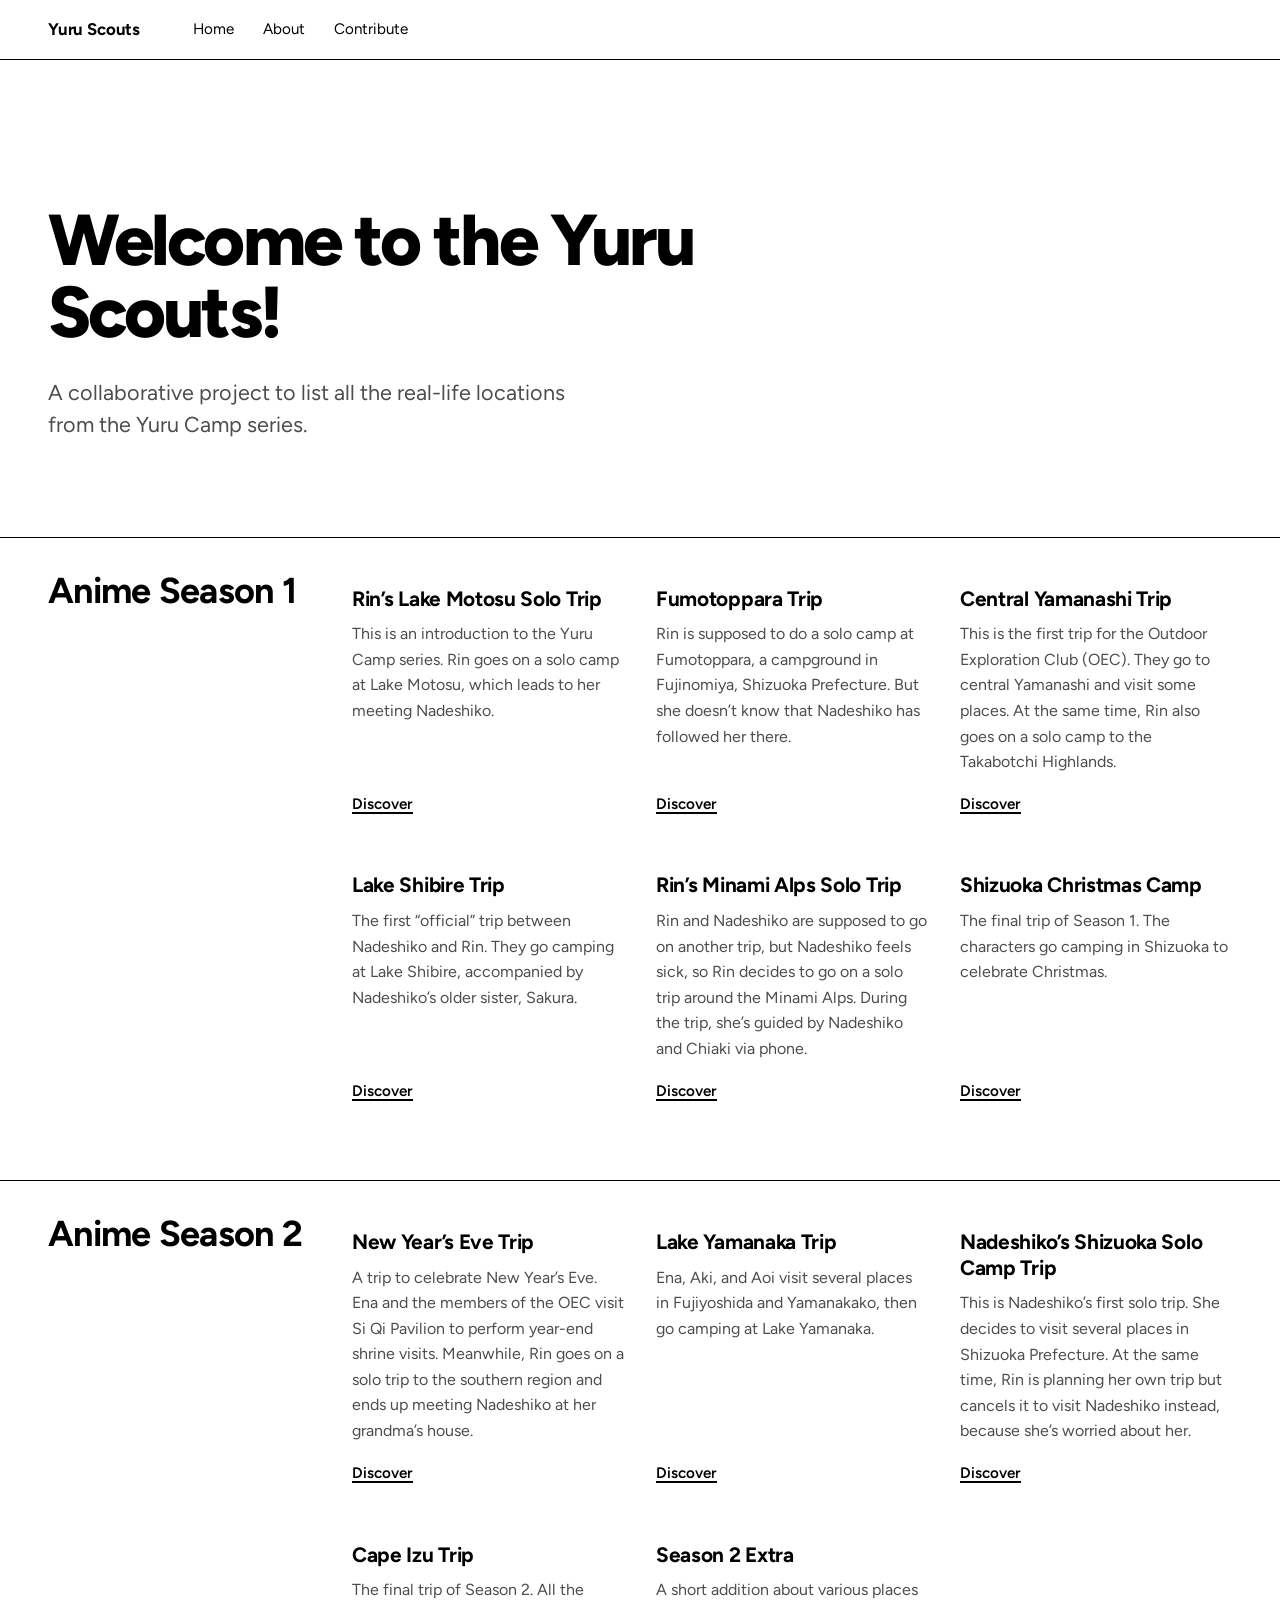
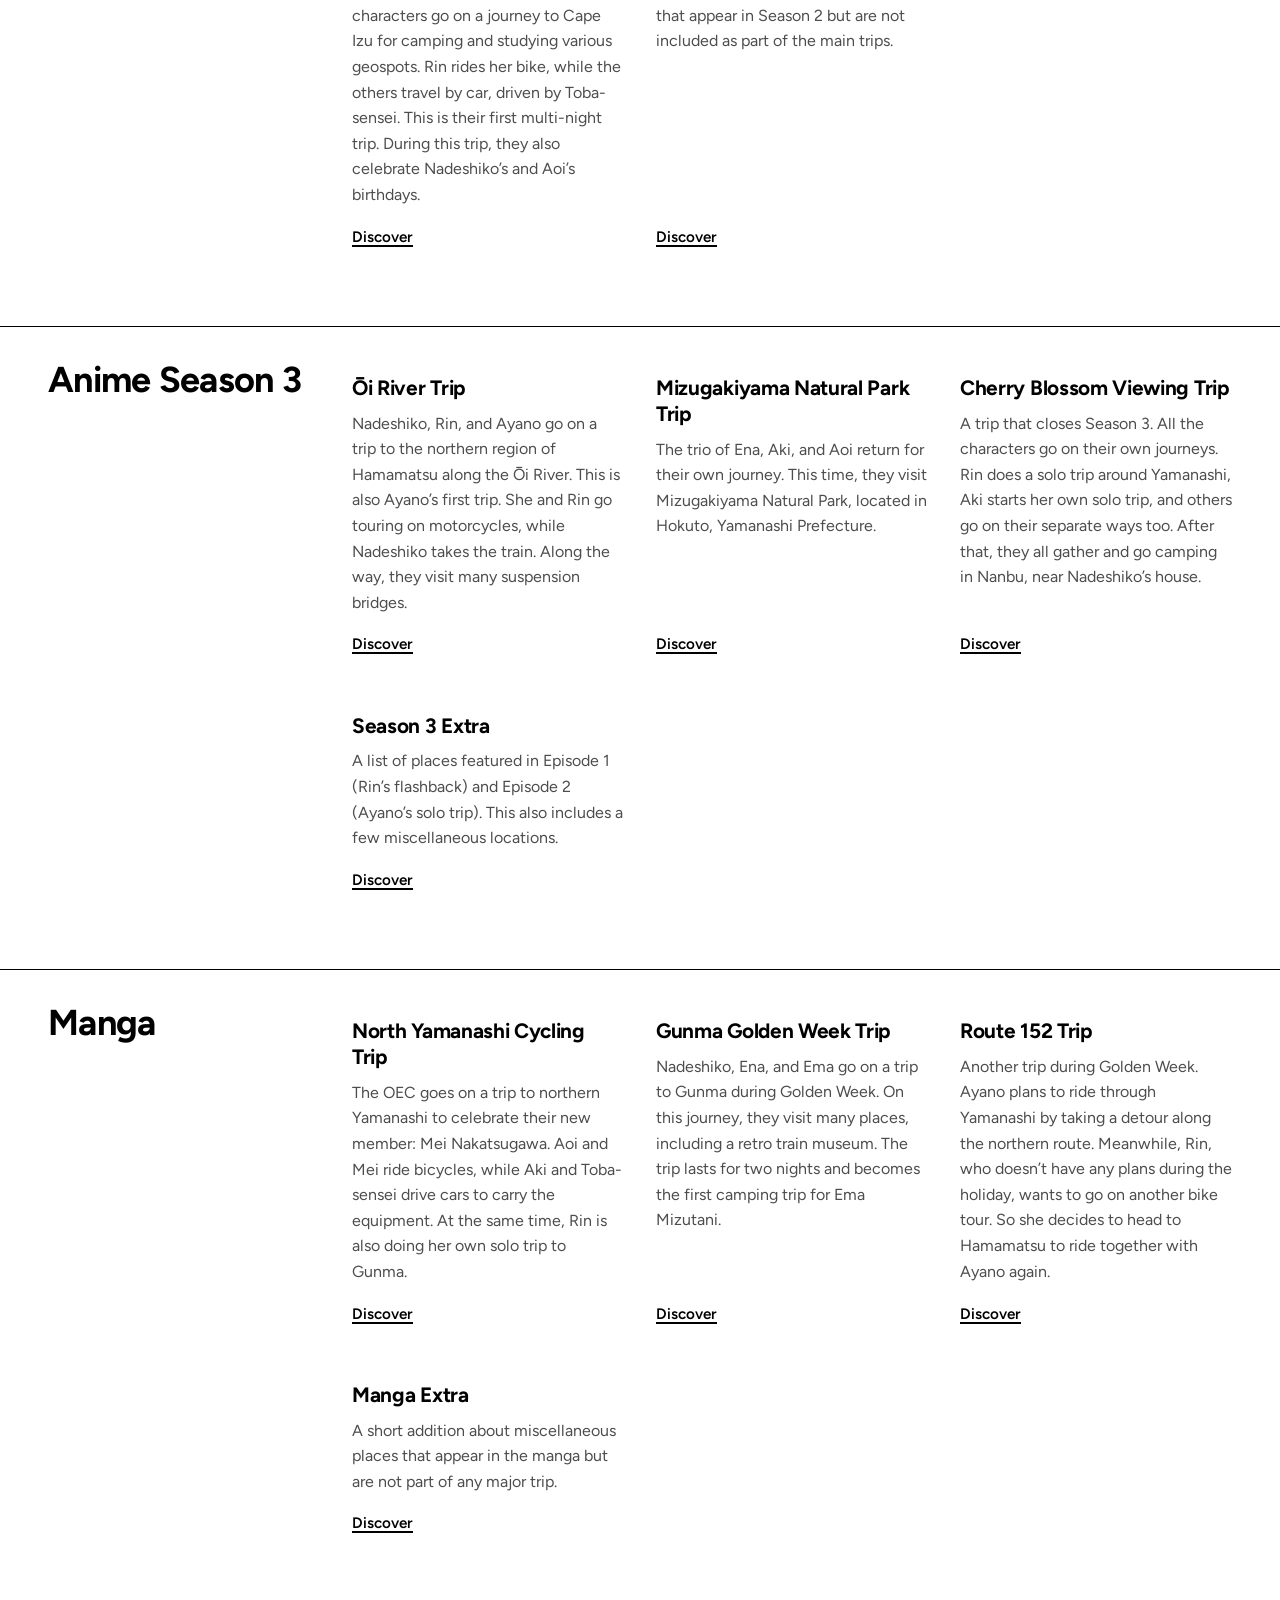
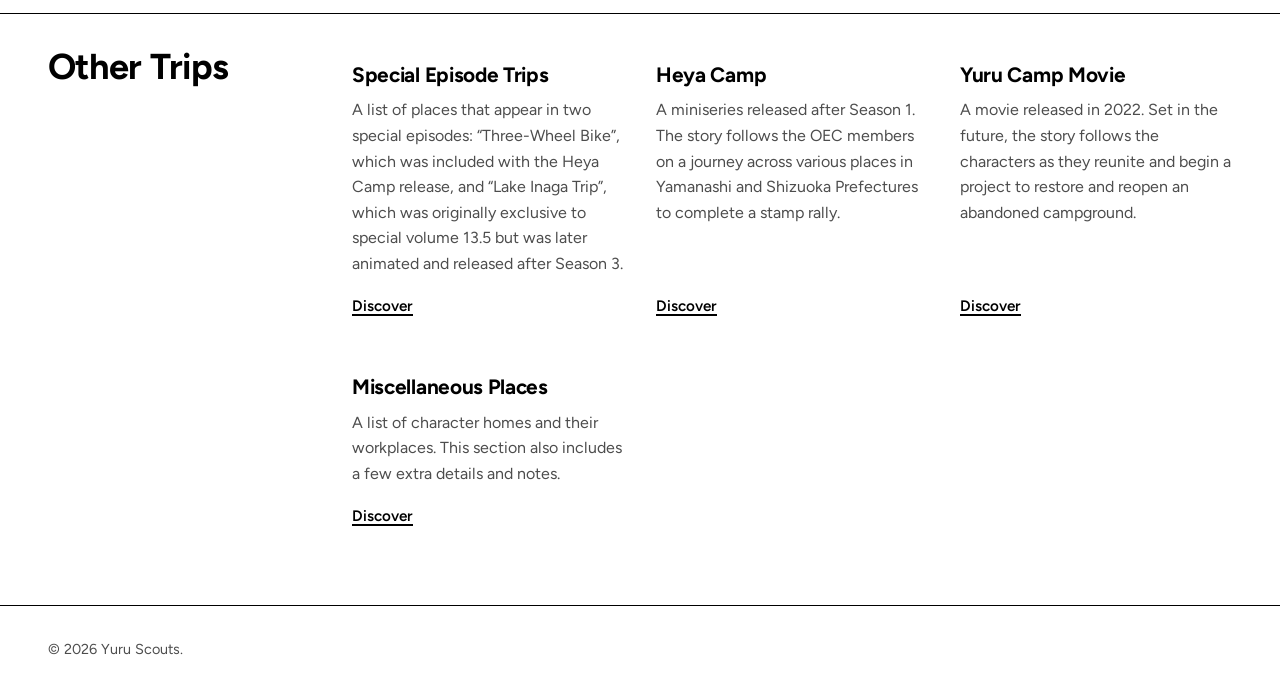
<file: index.html>
<!DOCTYPE html>
<html lang="en">
  <head>
    <meta charset="UTF-8" />
    <meta name="viewport" content="width=device-width, initial-scale=1" />
    <meta name="color-scheme" content="light dark" />
    <meta name="robots" content="noindex, nofollow" />
    <title>Yuru Scouts</title>
    <link rel="preconnect" href="https://fonts.googleapis.com" />
    <link rel="preconnect" href="https://fonts.gstatic.com" crossorigin />
    <link href="https://fonts.googleapis.com/css2?family=Figtree:wght@400;600;700;800&display=swap" rel="stylesheet" />
    <link rel="stylesheet" href="assets/css/style.css" />
  </head>

  <body>
    <!-- Navbar -->
    <nav class="navbar">
      <div class="container">
        <div class="navbar-brand">
          <a class="navbar-item" href="index.html"><strong>Yuru Scouts</strong></a>

          <button type="button" class="navbar-burger" data-target="navbarMenu">
            <span></span>
            <span></span>
            <span></span>
          </button>
        </div>

        <div id="navbarMenu" class="navbar-menu">
          <div class="navbar-start">
            <a class="navbar-item is-active" href="index.html">Home</a>
            <a class="navbar-item" href="#">About</a>
            <!-- TODO: point to your repo or contribution form -->
            <a class="navbar-item" href="#">Contribute</a>
          </div>
        </div>
      </div>
    </nav>

    <!-- Hero -->
    <header class="hero">
      <div class="hero-body">
        <div class="container">
          <h1 class="title">Welcome to the Yuru Scouts!</h1>
          <p class="subtitle">
            A collaborative project to list all the real-life locations from the
            Yuru Camp series.
          </p>
        </div>
      </div>
    </header>

    <!-- Content -->
    <main>
      <section class="section" id="season1">
        <div class="container">
          <h2 class="title">Anime Season 1</h2>
          <div class="columns" id="season1-container">
            <p class="empty-state">Loading...</p>
          </div>
        </div>
      </section>

      <section class="section" id="season2">
        <div class="container">
          <h2 class="title">Anime Season 2</h2>
          <div class="columns" id="season2-container">
            <p class="empty-state">Loading...</p>
          </div>
        </div>
      </section>

      <section class="section" id="season3">
        <div class="container">
          <h2 class="title">Anime Season 3</h2>
          <div class="columns" id="season3-container">
            <p class="empty-state">Loading...</p>
          </div>
        </div>
      </section>

      <section class="section" id="manga">
        <div class="container">
          <h2 class="title">Manga</h2>
          <div class="columns" id="manga-container">
            <p class="empty-state">Loading...</p>
          </div>
        </div>
      </section>

      <section class="section" id="other">
        <div class="container">
          <h2 class="title">Other Trips</h2>
          <div class="columns" id="other-container">
            <p class="empty-state">Loading...</p>
          </div>
        </div>
      </section>

      <noscript>
        <div class="container">
          <p class="has-text-danger">Locations are loaded with JavaScript. Please enable it to see the list.</p>
        </div>
      </noscript>
    </main>

    <!-- Footer -->
    <footer class="footer">
      <div class="container">
        <p>© <span id="year">2026</span> Yuru Scouts.</p>
      </div>
    </footer>

    <script src="assets/js/script.js" defer></script>
  </body>
</html>
</file>
<file: assets/css/style.css>
/* ---------- Tokens ---------- */
:root {
  --bg: #ffffff;
  --surface: #f2f2f2;
  --ink: #000000;
  --muted: #4d4d4d;
  --accent: var(--ink);
  --on-accent: var(--bg);
  --danger: #b3261e;
  --radius: 0;
  --gutter: clamp(1.25rem, 4vw, 3rem);
  --font: "Figtree", system-ui, "Hiragino Sans", sans-serif;
}

@media (prefers-color-scheme: dark) {
  :root {
    --bg: #222222;
    --surface: #2d2d2d;
    --ink: #ffffff;
    --muted: #bdbdbd;
    --danger: #ff8a80;
  }
}

/* ---------- Base ---------- */
*,
*::before,
*::after {
  box-sizing: border-box;
}

html {
  scroll-behavior: smooth;
  scroll-padding-top: 4.5rem;
}

body {
  margin: 0;
  background: var(--bg);
  color: var(--ink);
  font-family: var(--font);
  font-size: 1rem;
  line-height: 1.6;
  -webkit-font-smoothing: antialiased;
}

h1, h2, h3, p { margin: 0; }

a { color: inherit; text-decoration-color: var(--accent); text-underline-offset: 0.2em; }
a:hover { text-decoration-thickness: 2px; }

:focus-visible {
  outline: 3px solid var(--ink);
  outline-offset: 3px;
}

.container {
  width: 100%;
  max-width: 1280px;
  margin-inline: auto;
  padding-inline: var(--gutter);
}

/* ---------- Navbar ---------- */
.navbar {
  position: sticky;
  top: 0;
  z-index: 10;
  background: var(--bg);
  border-bottom: 1px solid var(--ink);
}

.navbar > .container {
  display: flex;
  flex-wrap: wrap;
  align-items: center;
}

.navbar-brand {
  display: flex;
  align-items: center;
  justify-content: space-between;
  width: 100%;
}

.navbar-item {
  display: block;
  padding: 1rem 0.9rem;
  color: var(--ink);
  font-size: 0.95rem;
  text-decoration: none;
}

.navbar-brand .navbar-item {
  padding-left: 0;
  font-size: 1.05rem;
  letter-spacing: -0.01em;
}

a.navbar-item:hover { text-decoration: underline; text-decoration-color: var(--accent); text-decoration-thickness: 3px; text-underline-offset: 0.35em; }

.navbar-burger {
  position: relative;
  width: 44px;
  height: 44px;
  padding: 0;
  border: 0;
  background: none;
  color: var(--ink);
  cursor: pointer;
}

.navbar-burger span {
  position: absolute;
  left: 12px;
  width: 20px;
  height: 2px;
  background: currentColor;
  transition: transform 0.2s, opacity 0.2s;
}
.navbar-burger span:nth-child(1) { top: 14px; }
.navbar-burger span:nth-child(2) { top: 21px; }
.navbar-burger span:nth-child(3) { top: 28px; }

.navbar-burger.is-active span:nth-child(1) { transform: translateY(7px) rotate(45deg); }
.navbar-burger.is-active span:nth-child(2) { opacity: 0; }
.navbar-burger.is-active span:nth-child(3) { transform: translateY(-7px) rotate(-45deg); }

.navbar-menu {
  display: none;
  width: 100%;
  padding-bottom: 0.75rem;
}
.navbar-menu.is-active { display: block; }

@media (min-width: 769px) {
  .navbar-brand { width: auto; }
  .navbar-burger { display: none; }
  .navbar-menu {
    display: flex;
    flex: 1;
    align-items: center;
    width: auto;
    padding-bottom: 0;
  }
  .navbar-start { display: flex; margin-left: 1.5rem; }
}

/* ---------- Buttons ---------- */
.button {
  display: inline-flex;
  align-items: center;
  gap: 0.5rem;
  padding: 0.55rem 1.1rem;
  border: 1px solid var(--ink);
  border-radius: var(--radius);
  background: transparent;
  color: var(--ink);
  font: inherit;
  font-size: 0.95rem;
  font-weight: 600;
  text-decoration: none;
  cursor: pointer;
  transition: background 0.15s, color 0.15s, border-color 0.15s;
}
.button:hover {
  background: var(--accent);
  border-color: var(--accent);
  color: var(--on-accent);
}
.button svg { flex: none; }
.button.is-small { padding: 0.3rem 0.85rem; font-size: 0.9rem; }

/* ---------- Hero ---------- */
.hero {
  background: var(--bg);
  color: var(--ink);
}

.hero-body { padding: clamp(4rem, 12vw, 9rem) 0 clamp(3rem, 8vw, 6rem); }

.hero .title {
  max-width: 14ch;
  font-size: clamp(2.5rem, 7vw, 4.5rem);
  font-weight: 800;
  line-height: 1;
  letter-spacing: -0.04em;
}

.hero .subtitle {
  max-width: 34rem;
  margin-top: 1.75rem;
  color: var(--muted);
  font-size: clamp(1.05rem, 2vw, 1.35rem);
  line-height: 1.5;
}

/* ---------- Sections ---------- */
main > .section {
  border-top: 1px solid var(--ink);
  padding: 2rem 0 clamp(3rem, 6vw, 5rem);
}

/* Title on the left, grid on the right (stacked on small screens) */
.section > .container {
  display: grid;
  gap: 1.5rem 3rem;
}

.section .title {
  font-size: clamp(1.6rem, 3vw, 2.25rem);
  font-weight: 700;
  line-height: 1.15;
  letter-spacing: -0.02em;
}

@media (min-width: 1200px) {
  .section > .container { grid-template-columns: 16rem minmax(0, 1fr); }
  .section .title { position: sticky; top: 5rem; align-self: start; }
}

/* Responsive grid (class names kept so script.js stays simple) */
.columns {
  display: grid;
  grid-template-columns: repeat(auto-fill, minmax(min(100%, 260px), 1fr));
  gap: 2.5rem 2rem;
}
.column { display: flex; min-width: 0; }
.columns > :not(.column) { grid-column: 1 / -1; }

/* ---------- Cards ---------- */
.card {
  display: flex;
  flex: 1;
  flex-direction: column;
  min-width: 0;
  padding-top: 1rem;
}

.card-header-title {
  font-size: 1.3rem;
  font-weight: 700;
  line-height: 1.25;
  letter-spacing: -0.015em;
}

.card-content {
  flex-grow: 1;
  padding-top: 0.6rem;
  color: var(--muted);
  font-size: 1rem;
}

.card-footer { padding-top: 1rem; }

.card-footer-item {
  display: inline-block;
  font-size: 0.95rem;
  font-weight: 600;
  text-decoration: underline;
  text-decoration-thickness: 2px;
  text-decoration-color: var(--accent);
}

/* ---------- States ---------- */
.empty-state { color: var(--muted); }

.load-error {
  display: flex;
  flex-wrap: wrap;
  align-items: center;
  gap: 0.75rem;
}

.has-text-danger { color: var(--danger); }

/* ---------- Footer ---------- */
.footer {
  padding: 2rem 0;
  border-top: 1px solid var(--ink);
  color: var(--muted);
  font-size: 0.9rem;
}

@media (prefers-reduced-motion: reduce) {
  html { scroll-behavior: auto; }
  .navbar-burger span,
  .button { transition: none; }
}

/* =========================================================
   Trip page (static pages such as central-yamanashi.html)
   ========================================================= */
.hero.is-left .subtitle { max-width: 40rem; }
.hero.is-left .title { max-width: 18ch; }

.chips {
  display: flex;
  flex-wrap: wrap;
  gap: 0.5rem;
  margin-top: 1.5rem;
}

.chip {
  padding: 0.1rem 0.75rem;
  border: 1px solid currentColor;
  border-radius: var(--radius);
  font-size: 0.9rem;
}

.spot-list {
  display: grid;
  gap: 2.5rem;
  margin: 0;
  padding: 0;
  list-style: none;
  counter-reset: spot;
}

.spot {
  display: grid;
  grid-template-columns: minmax(0, 1fr);
  gap: 1rem 2rem;
  counter-increment: spot;
}

@media (min-width: 800px) {
  .spot { grid-template-columns: minmax(0, 18rem) 1fr; }
}

.spot-figure { margin: 0; background: var(--surface); }

.spot-figure img {
  display: block;
  width: 100%;
  height: auto;
  aspect-ratio: 3 / 2;
  object-fit: cover;
}

.spot-body {
  display: flex;
  flex-direction: column;
  gap: 0.4rem;
}

.spot-body h3 {
  font-size: 1.3rem;
  line-height: 1.25;
  letter-spacing: -0.015em;
}
.spot-body h3::before {
  content: counter(spot) ". ";
}

.spot-name-jp { color: var(--muted); }
.spot-note { max-width: 60ch; }
.spot-actions { margin-top: auto; padding-top: 0.5rem; }

.reference-list {
  margin: 0;
  padding: 1rem 0 1rem 1.25rem;
  overflow-wrap: anywhere;
}
.reference-list li + li { margin-top: 0.4rem; }
</file>
